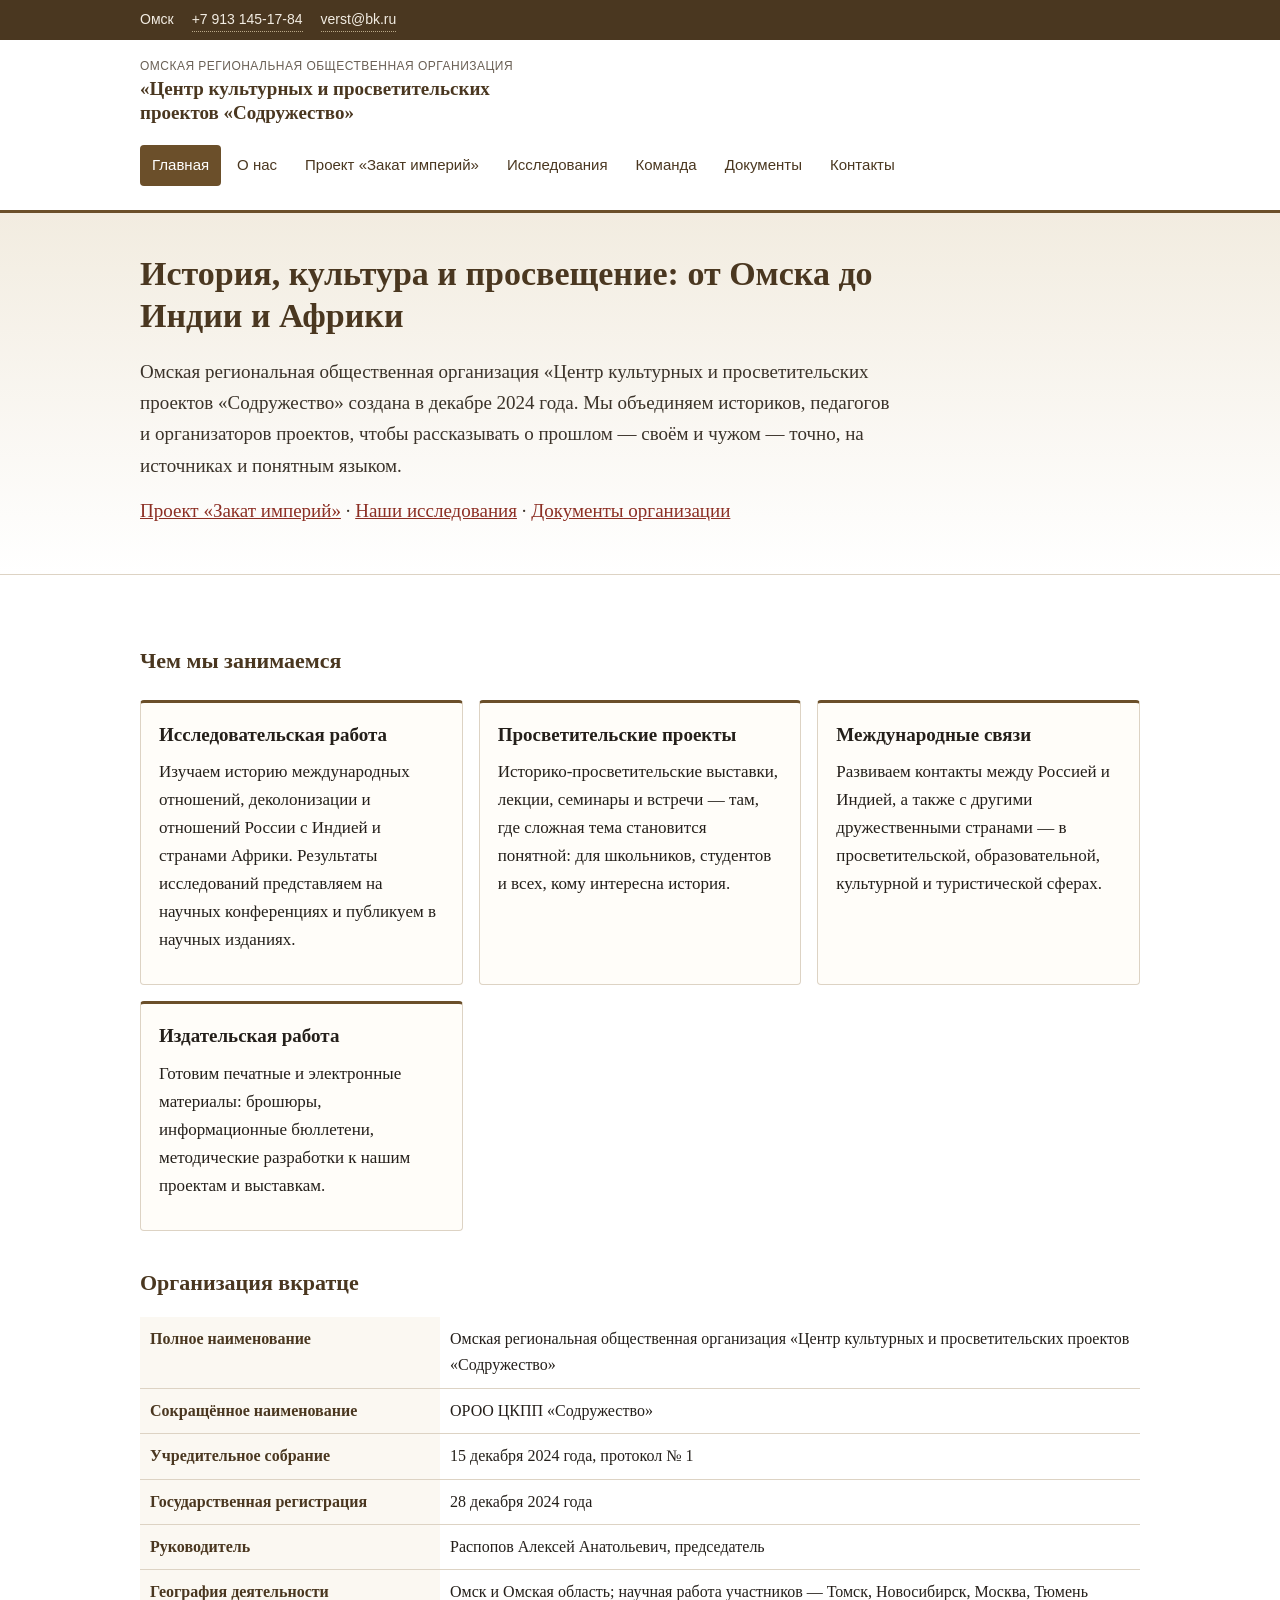
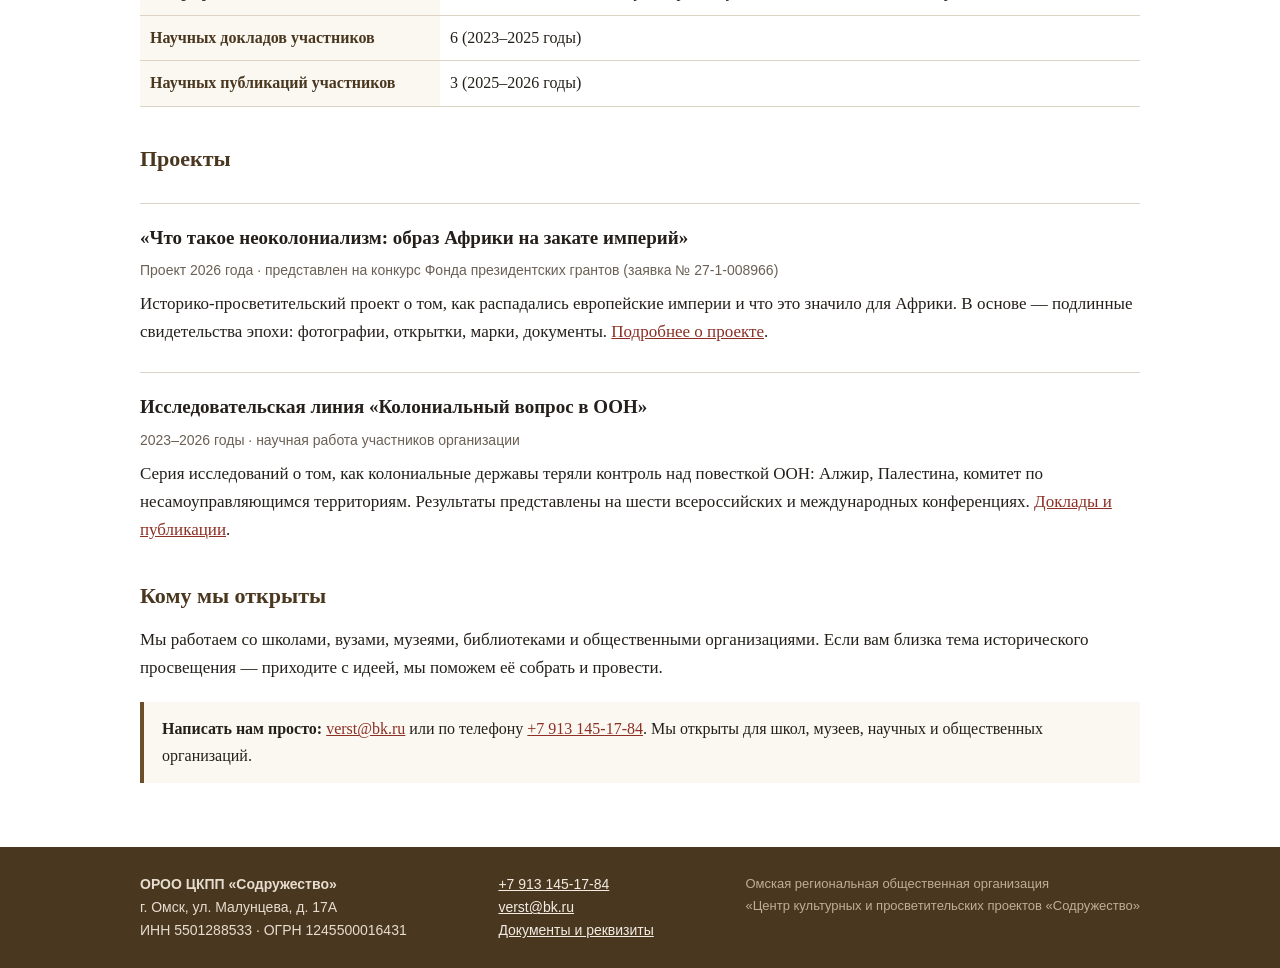
<file: index.html>
<!DOCTYPE html>
<html lang="ru">
<head>
<meta charset="utf-8">
<meta name="viewport" content="width=device-width, initial-scale=1">
<title>ОРОО «ЦКПП Содружество» — Центр культурных и просветительских проектов, Омск</title>
<meta name="description" content="Омская региональная общественная организация «Центр культурных и просветительских проектов Содружество»: историческое просвещение, исследовательская работа, культурные проекты и международные связи. Омск, с 2024 года.">
<meta name="keywords" content="ЦКПП Содружество Омск, центр культурных и просветительских проектов, историческое просвещение Омск, Закат империй, деколонизация, история Африки, общественная организация Омск">
<meta property="og:title" content="ОРОО «ЦКПП Содружество» — историческое просвещение и культурные проекты">
<meta property="og:description" content="Исследовательская работа, просветительские проекты и международные связи: история России, Индии и стран Африки.">
<meta property="og:type" content="website">
<link rel="stylesheet" href="style.css">
</head>
<body>

<div class="top">
  <div class="wrap">
    <span>Омск</span>
    <a href="tel:+79131451784">+7 913 145-17-84</a>
    <a href="mailto:verst@bk.ru">verst@bk.ru</a>
  </div>
</div>

<header class="site">
  <div class="wrap">
    <div class="brand">
      <span class="legal">Омская региональная общественная организация</span>
      <b>«Центр культурных и просветительских проектов «Содружество»</b>
    </div>
    <nav class="main">
      <ul>
        <li><a href="index.html" aria-current="page">Главная</a></li>
        <li><a href="o-nas.html">О нас</a></li>
        <li><a href="proekt-zakat-imperiy.html">Проект «Закат империй»</a></li>
        <li><a href="issledovaniya.html">Исследования</a></li>
        <li><a href="komanda.html">Команда</a></li>
        <li><a href="dokumenty.html">Документы</a></li>
        <li><a href="kontakty.html">Контакты</a></li>
      </ul>
    </nav>
  </div>
</header>

<section class="hero">
  <div class="wrap">
    <h1>История, культура и просвещение: от Омска до Индии и Африки</h1>
    <p class="lead">Омская региональная общественная организация «Центр культурных и просветительских проектов «Содружество» создана в декабре 2024 года. Мы объединяем историков, педагогов и организаторов проектов, чтобы рассказывать о прошлом — своём и чужом — точно, на источниках и понятным языком.</p>
    <p><a href="proekt-zakat-imperiy.html">Проект «Закат империй»</a> · <a href="issledovaniya.html">Наши исследования</a> · <a href="dokumenty.html">Документы организации</a></p>
  </div>
</section>

<main>
  <div class="wrap">

    <h2>Чем мы занимаемся</h2>
    <div class="cards">
      <div class="card">
        <h3>Исследовательская работа</h3>
        <p>Изучаем историю международных отношений, деколонизации и отношений России с Индией и странами Африки. Результаты исследований представляем на научных конференциях и публикуем в научных изданиях.</p>
      </div>
      <div class="card">
        <h3>Просветительские проекты</h3>
        <p>Историко-просветительские выставки, лекции, семинары и встречи — там, где сложная тема становится понятной: для школьников, студентов и всех, кому интересна история.</p>
      </div>
      <div class="card">
        <h3>Международные связи</h3>
        <p>Развиваем контакты между Россией и Индией, а также с другими дружественными странами — в просветительской, образовательной, культурной и туристической сферах.</p>
      </div>
      <div class="card">
        <h3>Издательская работа</h3>
        <p>Готовим печатные и электронные материалы: брошюры, информационные бюллетени, методические разработки к нашим проектам и выставкам.</p>
      </div>
    </div>

    <h2>Организация вкратце</h2>
    <table class="facts">
      <tr><th>Полное наименование</th><td>Омская региональная общественная организация «Центр культурных и просветительских проектов «Содружество»</td></tr>
      <tr><th>Сокращённое наименование</th><td>ОРОО ЦКПП «Содружество»</td></tr>
      <tr><th>Учредительное собрание</th><td>15 декабря 2024 года, протокол № 1</td></tr>
      <tr><th>Государственная регистрация</th><td>28 декабря 2024 года</td></tr>
      <tr><th>Руководитель</th><td>Распопов Алексей Анатольевич, председатель</td></tr>
      <tr><th>География деятельности</th><td>Омск и Омская область; научная работа участников — Томск, Новосибирск, Москва, Тюмень</td></tr>
      <tr><th>Научных докладов участников</th><td>6 (2023–2025 годы)</td></tr>
      <tr><th>Научных публикаций участников</th><td>3 (2025–2026 годы)</td></tr>
    </table>

    <h2>Проекты</h2>

    <div class="project">
      <h3>«Что такое неоколониализм: образ Африки на закате империй»</h3>
      <div class="meta">Проект 2026 года · представлен на конкурс Фонда президентских грантов (заявка № 27-1-008966)</div>
      <p>Историко-просветительский проект о том, как распадались европейские империи и что это значило для Африки. В основе — подлинные свидетельства эпохи: фотографии, открытки, марки, документы. <a href="proekt-zakat-imperiy.html">Подробнее о проекте</a>.</p>
    </div>

    <div class="project">
      <h3>Исследовательская линия «Колониальный вопрос в ООН»</h3>
      <div class="meta">2023–2026 годы · научная работа участников организации</div>
      <p>Серия исследований о том, как колониальные державы теряли контроль над повесткой ООН: Алжир, Палестина, комитет по несамоуправляющимся территориям. Результаты представлены на шести всероссийских и международных конференциях. <a href="issledovaniya.html">Доклады и публикации</a>.</p>
    </div>

    <h2>Кому мы открыты</h2>
    <p>Мы работаем со школами, вузами, музеями, библиотеками и общественными организациями. Если вам близка тема исторического просвещения — приходите с идеей, мы поможем её собрать и провести.</p>

    <div class="note">
      <b>Написать нам просто:</b> <a href="mailto:verst@bk.ru">verst@bk.ru</a> или по телефону
      <a href="tel:+79131451784">+7 913 145-17-84</a>. Мы открыты для школ, музеев, научных
      и общественных организаций.
    </div>

  </div>
</main>

<footer class="site">
  <div class="wrap">
    <div>
      <b>ОРОО ЦКПП «Содружество»</b><br>
      г. Омск, ул. Малунцева, д. 17А<br>
      ИНН 5501288533 · ОГРН 1245500016431
    </div>
    <div>
      <a href="tel:+79131451784">+7 913 145-17-84</a><br>
      <a href="mailto:verst@bk.ru">verst@bk.ru</a><br>
      <a href="dokumenty.html">Документы и реквизиты</a>
    </div>
    <div class="small">
      Омская региональная общественная организация<br>
      «Центр культурных и просветительских проектов «Содружество»
    </div>
  </div>
</footer>

</body>
</html>
</file>
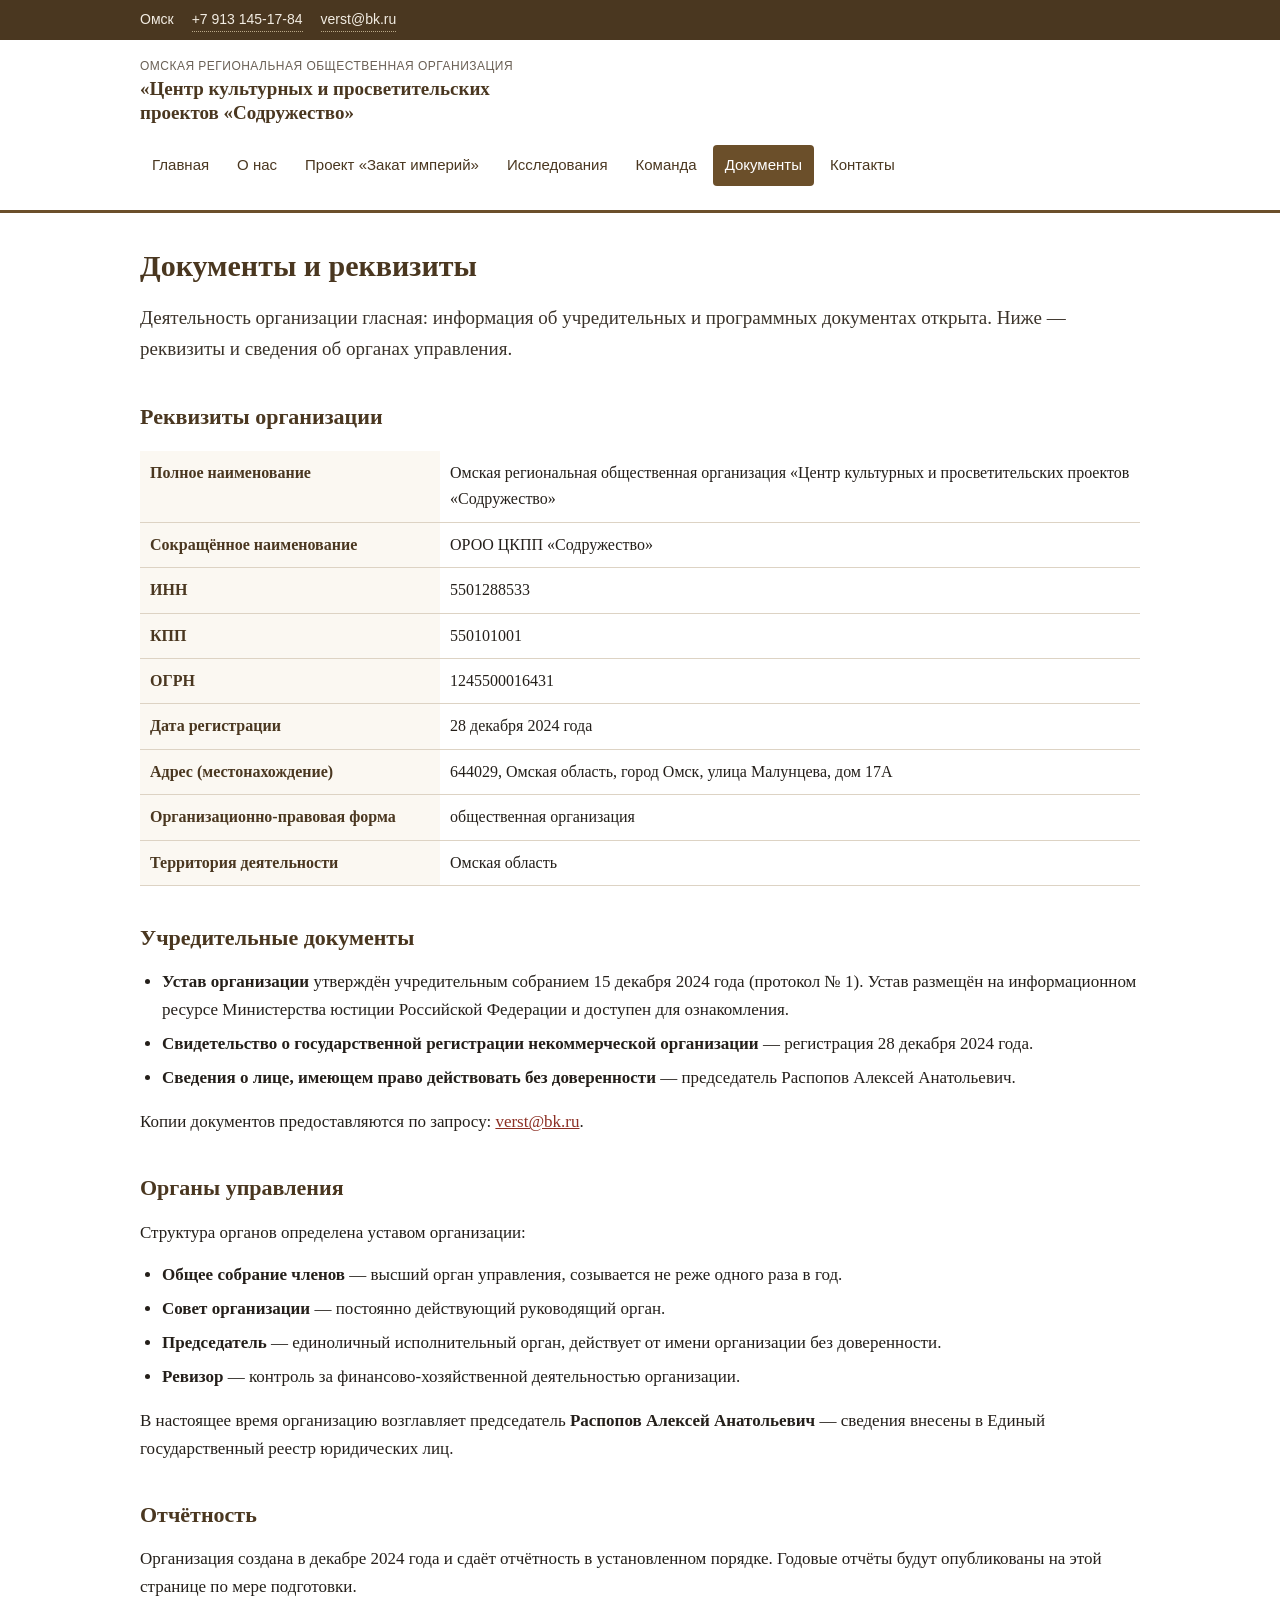
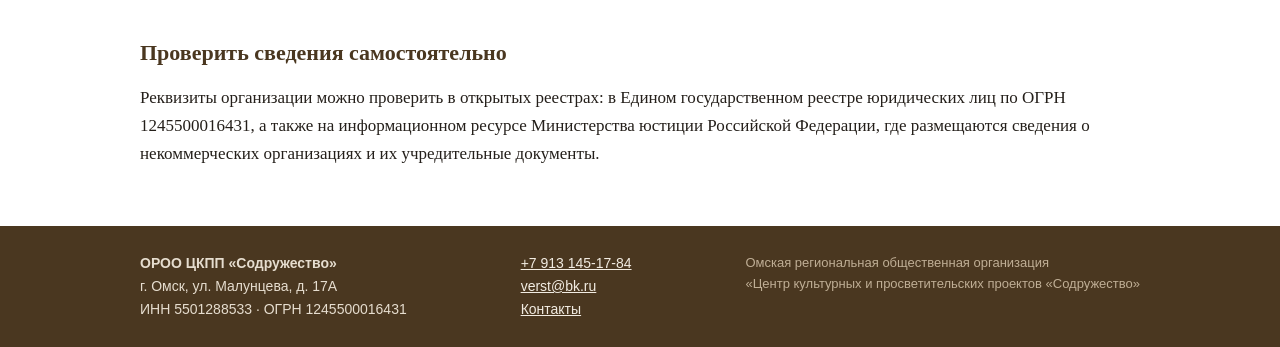
<file: dokumenty.html>
<!DOCTYPE html>
<html lang="ru">
<head>
<meta charset="utf-8">
<meta name="viewport" content="width=device-width, initial-scale=1">
<title>Документы и реквизиты — ОРОО «ЦКПП Содружество»</title>
<meta name="description" content="Учредительные документы, органы управления и реквизиты ОРОО «Центр культурных и просветительских проектов Содружество»: ИНН 5501288533, ОГРН 1245500016431, Омск.">
<meta property="og:title" content="Документы и реквизиты — ОРОО «ЦКПП Содружество»">
<meta property="og:description" content="Устав, органы управления, реквизиты организации.">
<meta property="og:type" content="website">
<link rel="stylesheet" href="style.css">
</head>
<body>

<div class="top">
  <div class="wrap">
    <span>Омск</span>
    <a href="tel:+79131451784">+7 913 145-17-84</a>
    <a href="mailto:verst@bk.ru">verst@bk.ru</a>
  </div>
</div>

<header class="site">
  <div class="wrap">
    <div class="brand">
      <span class="legal">Омская региональная общественная организация</span>
      <b>«Центр культурных и просветительских проектов «Содружество»</b>
    </div>
    <nav class="main">
      <ul>
        <li><a href="index.html">Главная</a></li>
        <li><a href="o-nas.html">О нас</a></li>
        <li><a href="proekt-zakat-imperiy.html">Проект «Закат империй»</a></li>
        <li><a href="issledovaniya.html">Исследования</a></li>
        <li><a href="komanda.html">Команда</a></li>
        <li><a href="dokumenty.html" aria-current="page">Документы</a></li>
        <li><a href="kontakty.html">Контакты</a></li>
      </ul>
    </nav>
  </div>
</header>

<main>
  <div class="wrap">

    <h1>Документы и реквизиты</h1>
    <p class="lead">Деятельность организации гласная: информация об учредительных и программных
    документах открыта. Ниже — реквизиты и сведения об органах управления.</p>

    <h2>Реквизиты организации</h2>
    <table class="facts">
      <tr><th>Полное наименование</th><td>Омская региональная общественная организация «Центр культурных и просветительских проектов «Содружество»</td></tr>
      <tr><th>Сокращённое наименование</th><td>ОРОО ЦКПП «Содружество»</td></tr>
      <tr><th>ИНН</th><td>5501288533</td></tr>
      <tr><th>КПП</th><td>550101001</td></tr>
      <tr><th>ОГРН</th><td>1245500016431</td></tr>
      <tr><th>Дата регистрации</th><td>28 декабря 2024 года</td></tr>
      <tr><th>Адрес (местонахождение)</th><td>644029, Омская область, город Омск, улица Малунцева, дом 17А</td></tr>
      <tr><th>Организационно-правовая форма</th><td>общественная организация</td></tr>
      <tr><th>Территория деятельности</th><td>Омская область</td></tr>
    </table>

    <h2>Учредительные документы</h2>
    <ul>
      <li><b>Устав организации</b> утверждён учредительным собранием 15 декабря 2024 года
      (протокол № 1). Устав размещён на информационном ресурсе Министерства юстиции Российской
      Федерации и доступен для ознакомления.</li>
      <li><b>Свидетельство о государственной регистрации некоммерческой организации</b> —
      регистрация 28 декабря 2024 года.</li>
      <li><b>Сведения о лице, имеющем право действовать без доверенности</b> — председатель
      Распопов Алексей Анатольевич.</li>
    </ul>
    <p>Копии документов предоставляются по запросу: <a href="mailto:verst@bk.ru">verst@bk.ru</a>.</p>

    <h2>Органы управления</h2>
    <p>Структура органов определена уставом организации:</p>
    <ul>
      <li><b>Общее собрание членов</b> — высший орган управления, созывается не реже одного раза в год.</li>
      <li><b>Совет организации</b> — постоянно действующий руководящий орган.</li>
      <li><b>Председатель</b> — единоличный исполнительный орган, действует от имени организации
      без доверенности.</li>
      <li><b>Ревизор</b> — контроль за финансово-хозяйственной деятельностью организации.</li>
    </ul>
    <p>В настоящее время организацию возглавляет председатель
    <b>Распопов Алексей Анатольевич</b> — сведения внесены в Единый государственный реестр
    юридических лиц.</p>

    <h2>Отчётность</h2>
    <p>Организация создана в декабре 2024 года и сдаёт отчётность в установленном порядке.
    Годовые отчёты будут опубликованы на этой странице по мере подготовки.</p>

    <h2>Проверить сведения самостоятельно</h2>
    <p>Реквизиты организации можно проверить в открытых реестрах: в Едином государственном
    реестре юридических лиц по ОГРН 1245500016431, а также на информационном ресурсе
    Министерства юстиции Российской Федерации, где размещаются сведения о некоммерческих
    организациях и их учредительные документы.</p>

  </div>
</main>

<footer class="site">
  <div class="wrap">
    <div>
      <b>ОРОО ЦКПП «Содружество»</b><br>
      г. Омск, ул. Малунцева, д. 17А<br>
      ИНН 5501288533 · ОГРН 1245500016431
    </div>
    <div>
      <a href="tel:+79131451784">+7 913 145-17-84</a><br>
      <a href="mailto:verst@bk.ru">verst@bk.ru</a><br>
      <a href="kontakty.html">Контакты</a>
    </div>
    <div class="small">
      Омская региональная общественная организация<br>
      «Центр культурных и просветительских проектов «Содружество»
    </div>
  </div>
</footer>

</body>
</html>
</file>
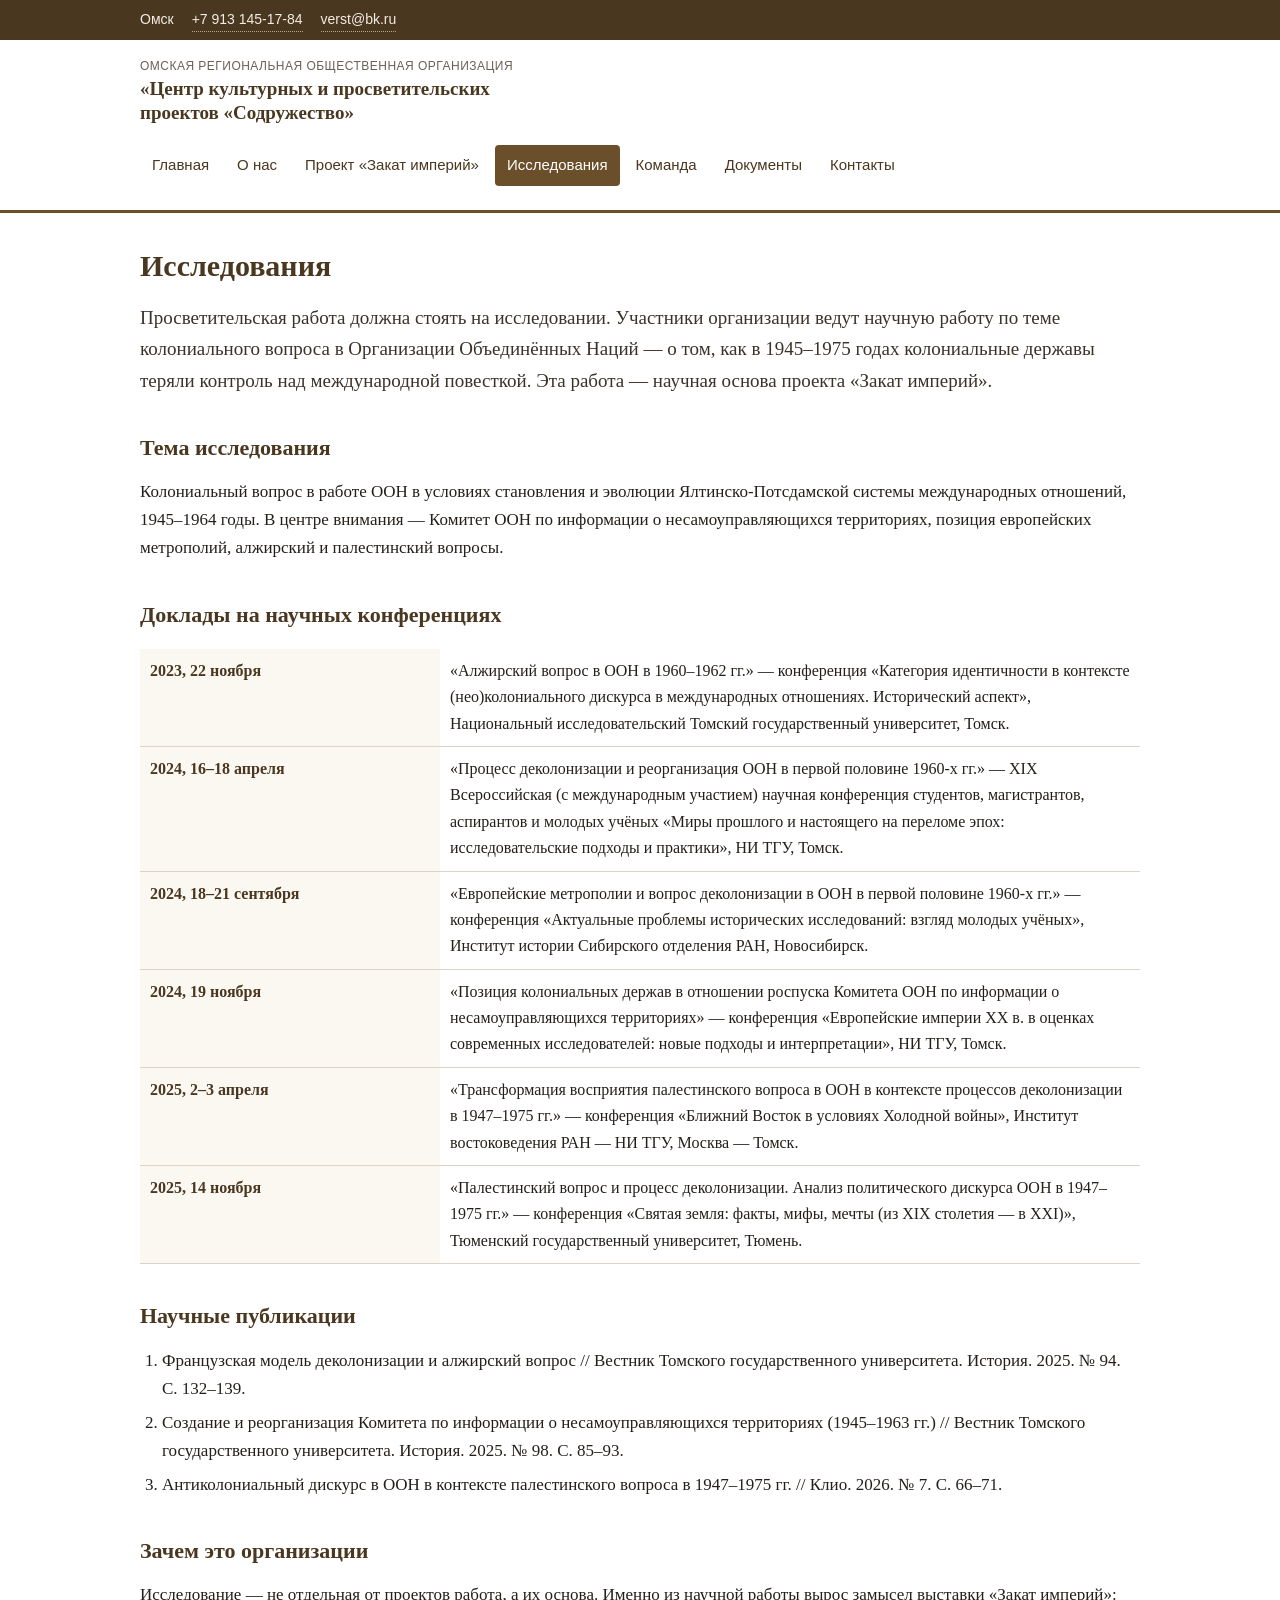
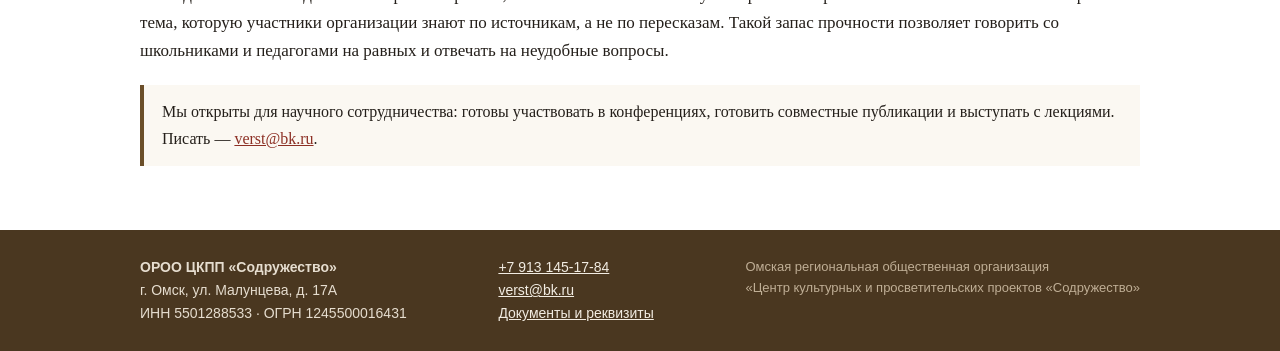
<file: issledovaniya.html>
<!DOCTYPE html>
<html lang="ru">
<head>
<meta charset="utf-8">
<meta name="viewport" content="width=device-width, initial-scale=1">
<title>Исследования — ОРОО «ЦКПП Содружество»</title>
<meta name="description" content="Исследовательская работа участников ОРОО «ЦКПП Содружество» по теме колониального вопроса в ООН: доклады на научных конференциях в Томске, Новосибирске, Москве и Тюмени, публикации в научных изданиях.">
<meta property="og:title" content="Исследования — колониальный вопрос в ООН">
<meta property="og:description" content="Шесть докладов на всероссийских и международных конференциях, три научные публикации, диссертационное исследование.">
<meta property="og:type" content="website">
<link rel="stylesheet" href="style.css">
</head>
<body>

<div class="top">
  <div class="wrap">
    <span>Омск</span>
    <a href="tel:+79131451784">+7 913 145-17-84</a>
    <a href="mailto:verst@bk.ru">verst@bk.ru</a>
  </div>
</div>

<header class="site">
  <div class="wrap">
    <div class="brand">
      <span class="legal">Омская региональная общественная организация</span>
      <b>«Центр культурных и просветительских проектов «Содружество»</b>
    </div>
    <nav class="main">
      <ul>
        <li><a href="index.html">Главная</a></li>
        <li><a href="o-nas.html">О нас</a></li>
        <li><a href="proekt-zakat-imperiy.html">Проект «Закат империй»</a></li>
        <li><a href="issledovaniya.html" aria-current="page">Исследования</a></li>
        <li><a href="komanda.html">Команда</a></li>
        <li><a href="dokumenty.html">Документы</a></li>
        <li><a href="kontakty.html">Контакты</a></li>
      </ul>
    </nav>
  </div>
</header>

<main>
  <div class="wrap">

    <h1>Исследования</h1>
    <p class="lead">Просветительская работа должна стоять на исследовании. Участники организации
    ведут научную работу по теме колониального вопроса в Организации Объединённых Наций —
    о том, как в 1945–1975 годах колониальные державы теряли контроль над международной повесткой.
    Эта работа — научная основа проекта «Закат империй».</p>

    <h2>Тема исследования</h2>
    <p>Колониальный вопрос в работе ООН в условиях становления и эволюции Ялтинско-Потсдамской
    системы международных отношений, 1945–1964 годы. В центре внимания — Комитет ООН
    по информации о несамоуправляющихся территориях, позиция европейских метрополий,
    алжирский и палестинский вопросы.</p>

    <h2>Доклады на научных конференциях</h2>
    <table class="facts">
      <tr>
        <th>2023, 22 ноября</th>
        <td>«Алжирский вопрос в ООН в 1960–1962 гг.» — конференция «Категория идентичности
        в контексте (нео)колониального дискурса в международных отношениях. Исторический аспект»,
        Национальный исследовательский Томский государственный университет, Томск.</td>
      </tr>
      <tr>
        <th>2024, 16–18 апреля</th>
        <td>«Процесс деколонизации и реорганизация ООН в первой половине 1960-х гг.» —
        XIX Всероссийская (с международным участием) научная конференция студентов, магистрантов,
        аспирантов и молодых учёных «Миры прошлого и настоящего на переломе эпох: исследовательские
        подходы и практики», НИ ТГУ, Томск.</td>
      </tr>
      <tr>
        <th>2024, 18–21 сентября</th>
        <td>«Европейские метрополии и вопрос деколонизации в ООН в первой половине 1960-х гг.» —
        конференция «Актуальные проблемы исторических исследований: взгляд молодых учёных»,
        Институт истории Сибирского отделения РАН, Новосибирск.</td>
      </tr>
      <tr>
        <th>2024, 19 ноября</th>
        <td>«Позиция колониальных держав в отношении роспуска Комитета ООН по информации
        о несамоуправляющихся территориях» — конференция «Европейские империи XX в. в оценках
        современных исследователей: новые подходы и интерпретации», НИ ТГУ, Томск.</td>
      </tr>
      <tr>
        <th>2025, 2–3 апреля</th>
        <td>«Трансформация восприятия палестинского вопроса в ООН в контексте процессов
        деколонизации в 1947–1975 гг.» — конференция «Ближний Восток в условиях Холодной войны»,
        Институт востоковедения РАН — НИ ТГУ, Москва — Томск.</td>
      </tr>
      <tr>
        <th>2025, 14 ноября</th>
        <td>«Палестинский вопрос и процесс деколонизации. Анализ политического дискурса ООН
        в 1947–1975 гг.» — конференция «Святая земля: факты, мифы, мечты (из XIX столетия — в XXI)»,
        Тюменский государственный университет, Тюмень.</td>
      </tr>
    </table>

    <h2>Научные публикации</h2>
    <ol>
      <li>Французская модель деколонизации и алжирский вопрос // Вестник Томского государственного
      университета. История. 2025. № 94. С. 132–139.</li>
      <li>Создание и реорганизация Комитета по информации о несамоуправляющихся территориях
      (1945–1963 гг.) // Вестник Томского государственного университета. История. 2025. № 98. С. 85–93.</li>
      <li>Антиколониальный дискурс в ООН в контексте палестинского вопроса в 1947–1975 гг. //
      Клио. 2026. № 7. С. 66–71.</li>
    </ol>

    <h2>Зачем это организации</h2>
    <p>Исследование — не отдельная от проектов работа, а их основа. Именно из научной работы
    вырос замысел выставки «Закат империй»: тема, которую участники организации знают
    по источникам, а не по пересказам. Такой запас прочности позволяет говорить со школьниками
    и педагогами на равных и отвечать на неудобные вопросы.</p>

    <div class="note">
      Мы открыты для научного сотрудничества: готовы участвовать в конференциях, готовить
      совместные публикации и выступать с лекциями. Писать — <a href="mailto:verst@bk.ru">verst@bk.ru</a>.
    </div>

  </div>
</main>

<footer class="site">
  <div class="wrap">
    <div>
      <b>ОРОО ЦКПП «Содружество»</b><br>
      г. Омск, ул. Малунцева, д. 17А<br>
      ИНН 5501288533 · ОГРН 1245500016431
    </div>
    <div>
      <a href="tel:+79131451784">+7 913 145-17-84</a><br>
      <a href="mailto:verst@bk.ru">verst@bk.ru</a><br>
      <a href="dokumenty.html">Документы и реквизиты</a>
    </div>
    <div class="small">
      Омская региональная общественная организация<br>
      «Центр культурных и просветительских проектов «Содружество»
    </div>
  </div>
</footer>

</body>
</html>
</file>
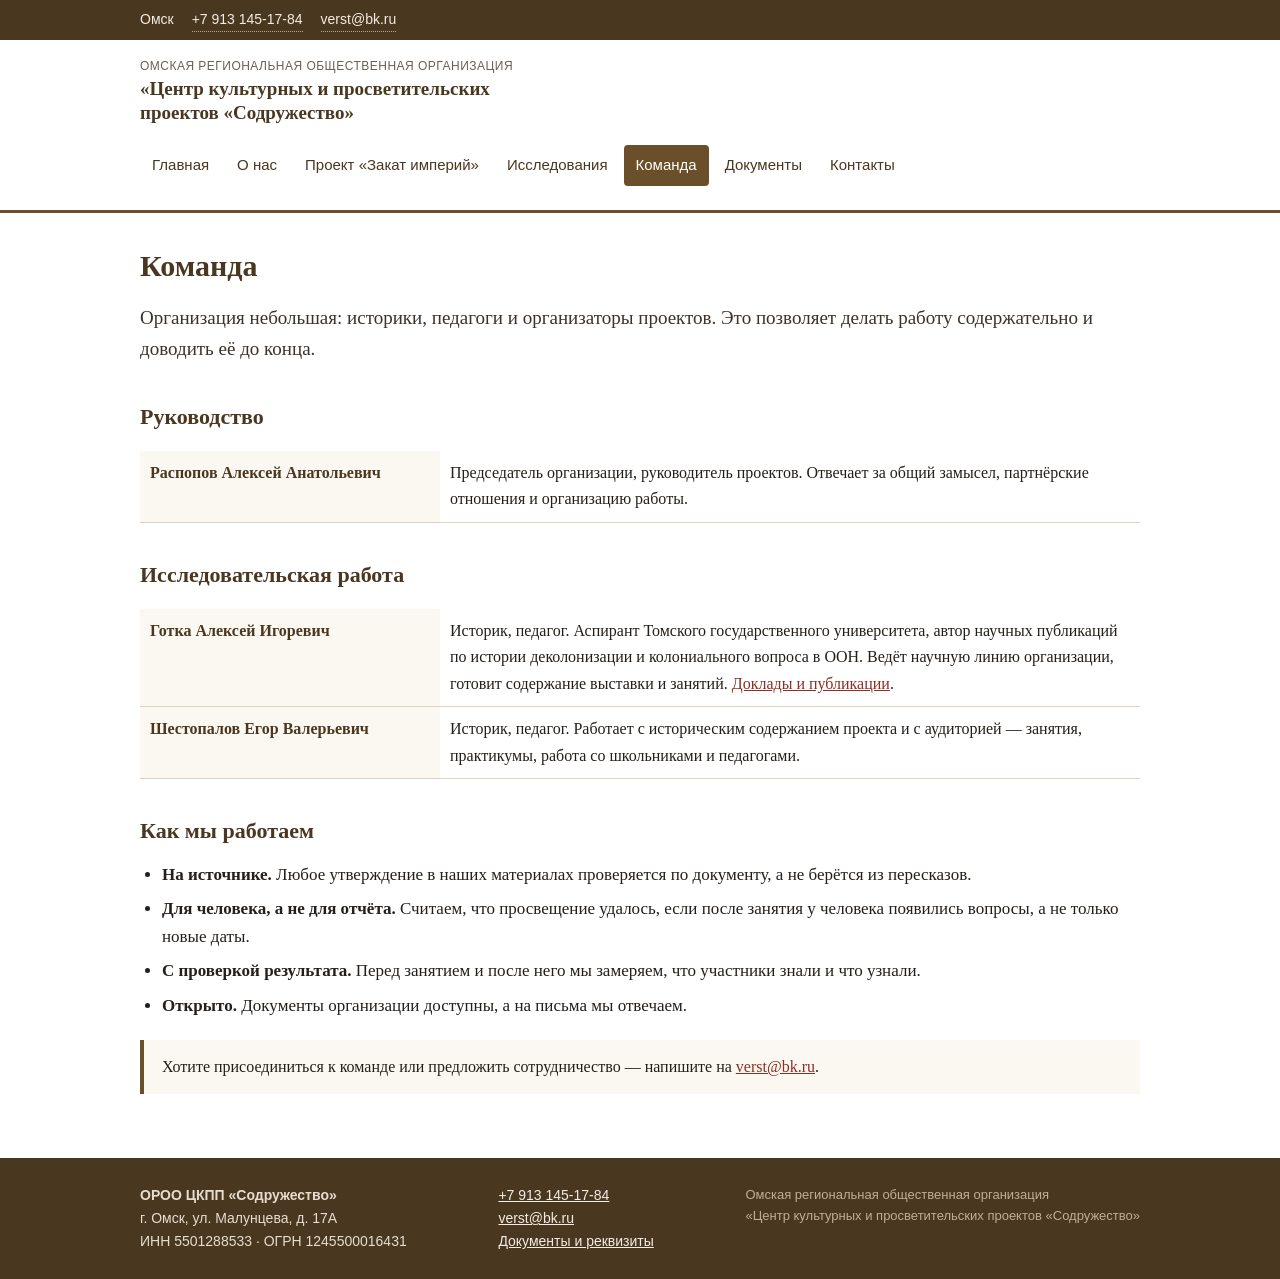
<file: komanda.html>
<!DOCTYPE html>
<html lang="ru">
<head>
<meta charset="utf-8">
<meta name="viewport" content="width=device-width, initial-scale=1">
<title>Команда — ОРОО «ЦКПП Содружество»</title>
<meta name="description" content="Команда ОРОО «ЦКПП Содружество»: председатель Алексей Распопов, историки и педагоги, организаторы проектов. Омск.">
<meta property="og:title" content="Команда — ОРОО «ЦКПП Содружество»">
<meta property="og:description" content="Кто ведёт проекты и исследования организации.">
<meta property="og:type" content="website">
<link rel="stylesheet" href="style.css">
</head>
<body>

<div class="top">
  <div class="wrap">
    <span>Омск</span>
    <a href="tel:+79131451784">+7 913 145-17-84</a>
    <a href="mailto:verst@bk.ru">verst@bk.ru</a>
  </div>
</div>

<header class="site">
  <div class="wrap">
    <div class="brand">
      <span class="legal">Омская региональная общественная организация</span>
      <b>«Центр культурных и просветительских проектов «Содружество»</b>
    </div>
    <nav class="main">
      <ul>
        <li><a href="index.html">Главная</a></li>
        <li><a href="o-nas.html">О нас</a></li>
        <li><a href="proekt-zakat-imperiy.html">Проект «Закат империй»</a></li>
        <li><a href="issledovaniya.html">Исследования</a></li>
        <li><a href="komanda.html" aria-current="page">Команда</a></li>
        <li><a href="dokumenty.html">Документы</a></li>
        <li><a href="kontakty.html">Контакты</a></li>
      </ul>
    </nav>
  </div>
</header>

<main>
  <div class="wrap">

    <h1>Команда</h1>
    <p class="lead">Организация небольшая: историки, педагоги и организаторы проектов.
    Это позволяет делать работу содержательно и доводить её до конца.</p>

    <h2>Руководство</h2>
    <table class="facts">
      <tr><th>Распопов Алексей Анатольевич</th>
      <td>Председатель организации, руководитель проектов. Отвечает за общий замысел,
      партнёрские отношения и организацию работы.</td></tr>
    </table>

    <h2>Исследовательская работа</h2>
    <table class="facts">
      <tr><th>Готка Алексей Игоревич</th>
      <td>Историк, педагог. Аспирант Томского государственного университета, автор научных
      публикаций по истории деколонизации и колониального вопроса в ООН. Ведёт научную линию
      организации, готовит содержание выставки и занятий.
      <a href="issledovaniya.html">Доклады и публикации</a>.</td></tr>
      <tr><th>Шестопалов Егор Валерьевич</th>
      <td>Историк, педагог. Работает с историческим содержанием проекта и с аудиторией —
      занятия, практикумы, работа со школьниками и педагогами.</td></tr>
    </table>

    <h2>Как мы работаем</h2>
    <ul>
      <li><b>На источнике.</b> Любое утверждение в наших материалах проверяется по документу,
      а не берётся из пересказов.</li>
      <li><b>Для человека, а не для отчёта.</b> Считаем, что просвещение удалось, если после
      занятия у человека появились вопросы, а не только новые даты.</li>
      <li><b>С проверкой результата.</b> Перед занятием и после него мы замеряем, что участники
      знали и что узнали.</li>
      <li><b>Открыто.</b> Документы организации доступны, а на письма мы отвечаем.</li>
    </ul>

    <div class="note">
      Хотите присоединиться к команде или предложить сотрудничество —
      напишите на <a href="mailto:verst@bk.ru">verst@bk.ru</a>.
    </div>

  </div>
</main>

<footer class="site">
  <div class="wrap">
    <div>
      <b>ОРОО ЦКПП «Содружество»</b><br>
      г. Омск, ул. Малунцева, д. 17А<br>
      ИНН 5501288533 · ОГРН 1245500016431
    </div>
    <div>
      <a href="tel:+79131451784">+7 913 145-17-84</a><br>
      <a href="mailto:verst@bk.ru">verst@bk.ru</a><br>
      <a href="dokumenty.html">Документы и реквизиты</a>
    </div>
    <div class="small">
      Омская региональная общественная организация<br>
      «Центр культурных и просветительских проектов «Содружество»
    </div>
  </div>
</footer>

</body>
</html>
</file>
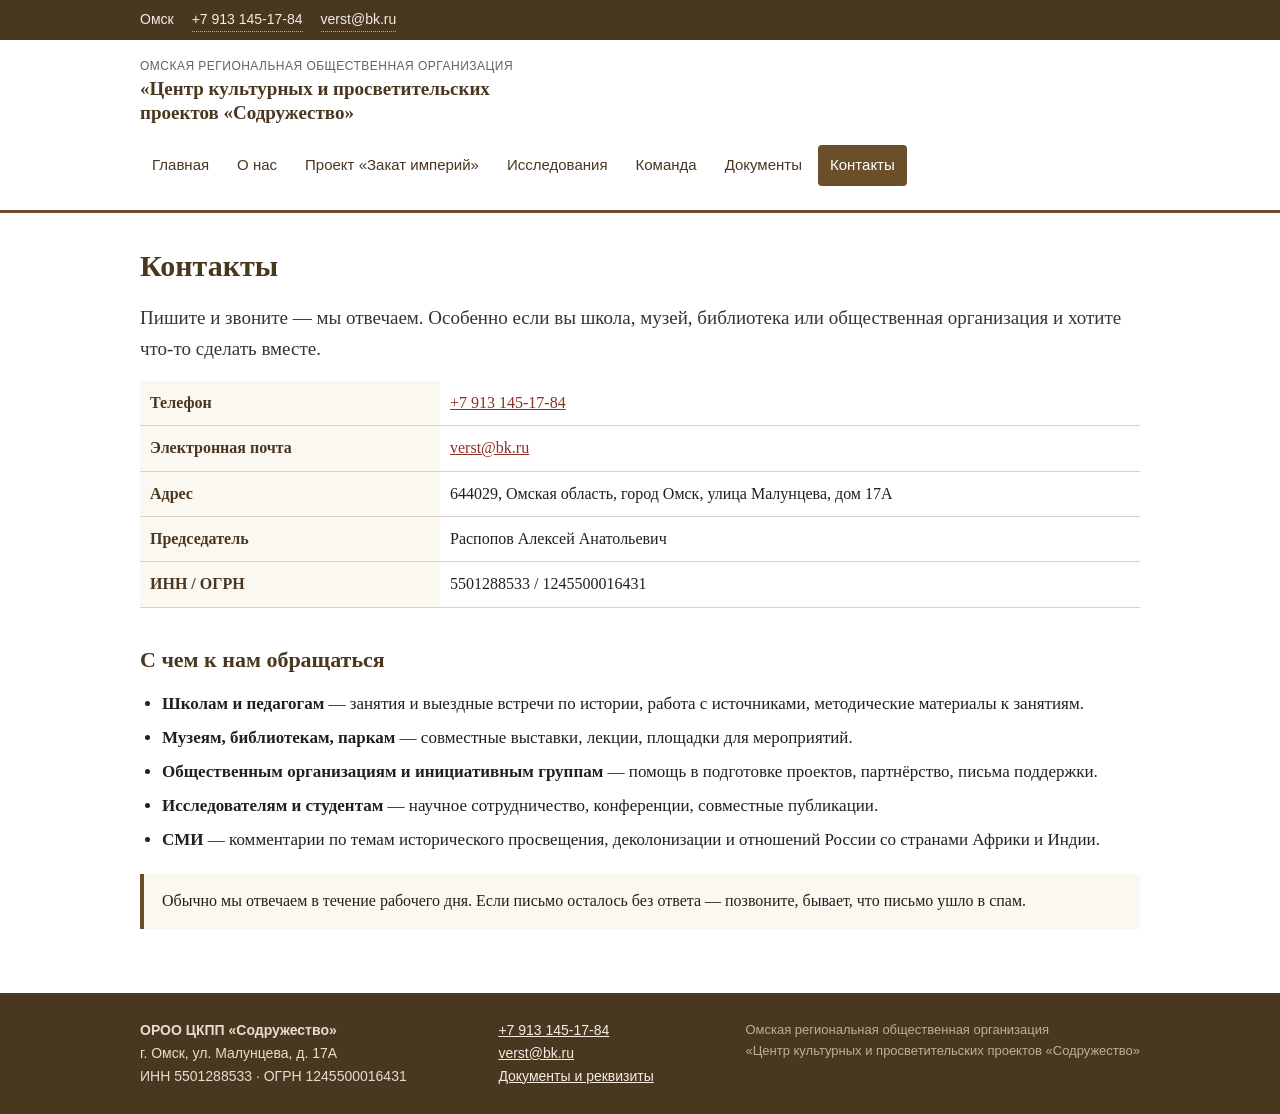
<file: kontakty.html>
<!DOCTYPE html>
<html lang="ru">
<head>
<meta charset="utf-8">
<meta name="viewport" content="width=device-width, initial-scale=1">
<title>Контакты — ОРОО «ЦКПП Содружество», Омск</title>
<meta name="description" content="Контакты ОРОО «Центр культурных и просветительских проектов Содружество»: телефон +7 913 145-17-84, почта verst@bk.ru, Омск, ул. Малунцева, 17А.">
<meta property="og:title" content="Контакты — ОРОО «ЦКПП Содружество»">
<meta property="og:description" content="Как связаться с организацией: телефон, почта, адрес.">
<meta property="og:type" content="website">
<link rel="stylesheet" href="style.css">
</head>
<body>

<div class="top">
  <div class="wrap">
    <span>Омск</span>
    <a href="tel:+79131451784">+7 913 145-17-84</a>
    <a href="mailto:verst@bk.ru">verst@bk.ru</a>
  </div>
</div>

<header class="site">
  <div class="wrap">
    <div class="brand">
      <span class="legal">Омская региональная общественная организация</span>
      <b>«Центр культурных и просветительских проектов «Содружество»</b>
    </div>
    <nav class="main">
      <ul>
        <li><a href="index.html">Главная</a></li>
        <li><a href="o-nas.html">О нас</a></li>
        <li><a href="proekt-zakat-imperiy.html">Проект «Закат империй»</a></li>
        <li><a href="issledovaniya.html">Исследования</a></li>
        <li><a href="komanda.html">Команда</a></li>
        <li><a href="dokumenty.html">Документы</a></li>
        <li><a href="kontakty.html" aria-current="page">Контакты</a></li>
      </ul>
    </nav>
  </div>
</header>

<main>
  <div class="wrap">

    <h1>Контакты</h1>
    <p class="lead">Пишите и звоните — мы отвечаем. Особенно если вы школа, музей, библиотека
    или общественная организация и хотите что-то сделать вместе.</p>

    <table class="facts">
      <tr><th>Телефон</th><td><a href="tel:+79131451784">+7 913 145-17-84</a></td></tr>
      <tr><th>Электронная почта</th><td><a href="mailto:verst@bk.ru">verst@bk.ru</a></td></tr>
      <tr><th>Адрес</th><td>644029, Омская область, город Омск, улица Малунцева, дом 17А</td></tr>
      <tr><th>Председатель</th><td>Распопов Алексей Анатольевич</td></tr>
      <tr><th>ИНН / ОГРН</th><td>5501288533 / 1245500016431</td></tr>
    </table>

    <h2>С чем к нам обращаться</h2>
    <ul>
      <li><b>Школам и педагогам</b> — занятия и выездные встречи по истории, работа с источниками,
      методические материалы к занятиям.</li>
      <li><b>Музеям, библиотекам, паркам</b> — совместные выставки, лекции, площадки для мероприятий.</li>
      <li><b>Общественным организациям и инициативным группам</b> — помощь в подготовке проектов,
      партнёрство, письма поддержки.</li>
      <li><b>Исследователям и студентам</b> — научное сотрудничество, конференции, совместные
      публикации.</li>
      <li><b>СМИ</b> — комментарии по темам исторического просвещения, деколонизации и отношений
      России со странами Африки и Индии.</li>
    </ul>

    <div class="note">
      Обычно мы отвечаем в течение рабочего дня. Если письмо осталось без ответа —
      позвоните, бывает, что письмо ушло в спам.
    </div>

  </div>
</main>

<footer class="site">
  <div class="wrap">
    <div>
      <b>ОРОО ЦКПП «Содружество»</b><br>
      г. Омск, ул. Малунцева, д. 17А<br>
      ИНН 5501288533 · ОГРН 1245500016431
    </div>
    <div>
      <a href="tel:+79131451784">+7 913 145-17-84</a><br>
      <a href="mailto:verst@bk.ru">verst@bk.ru</a><br>
      <a href="dokumenty.html">Документы и реквизиты</a>
    </div>
    <div class="small">
      Омская региональная общественная организация<br>
      «Центр культурных и просветительских проектов «Содружество»
    </div>
  </div>
</footer>

</body>
</html>
</file>
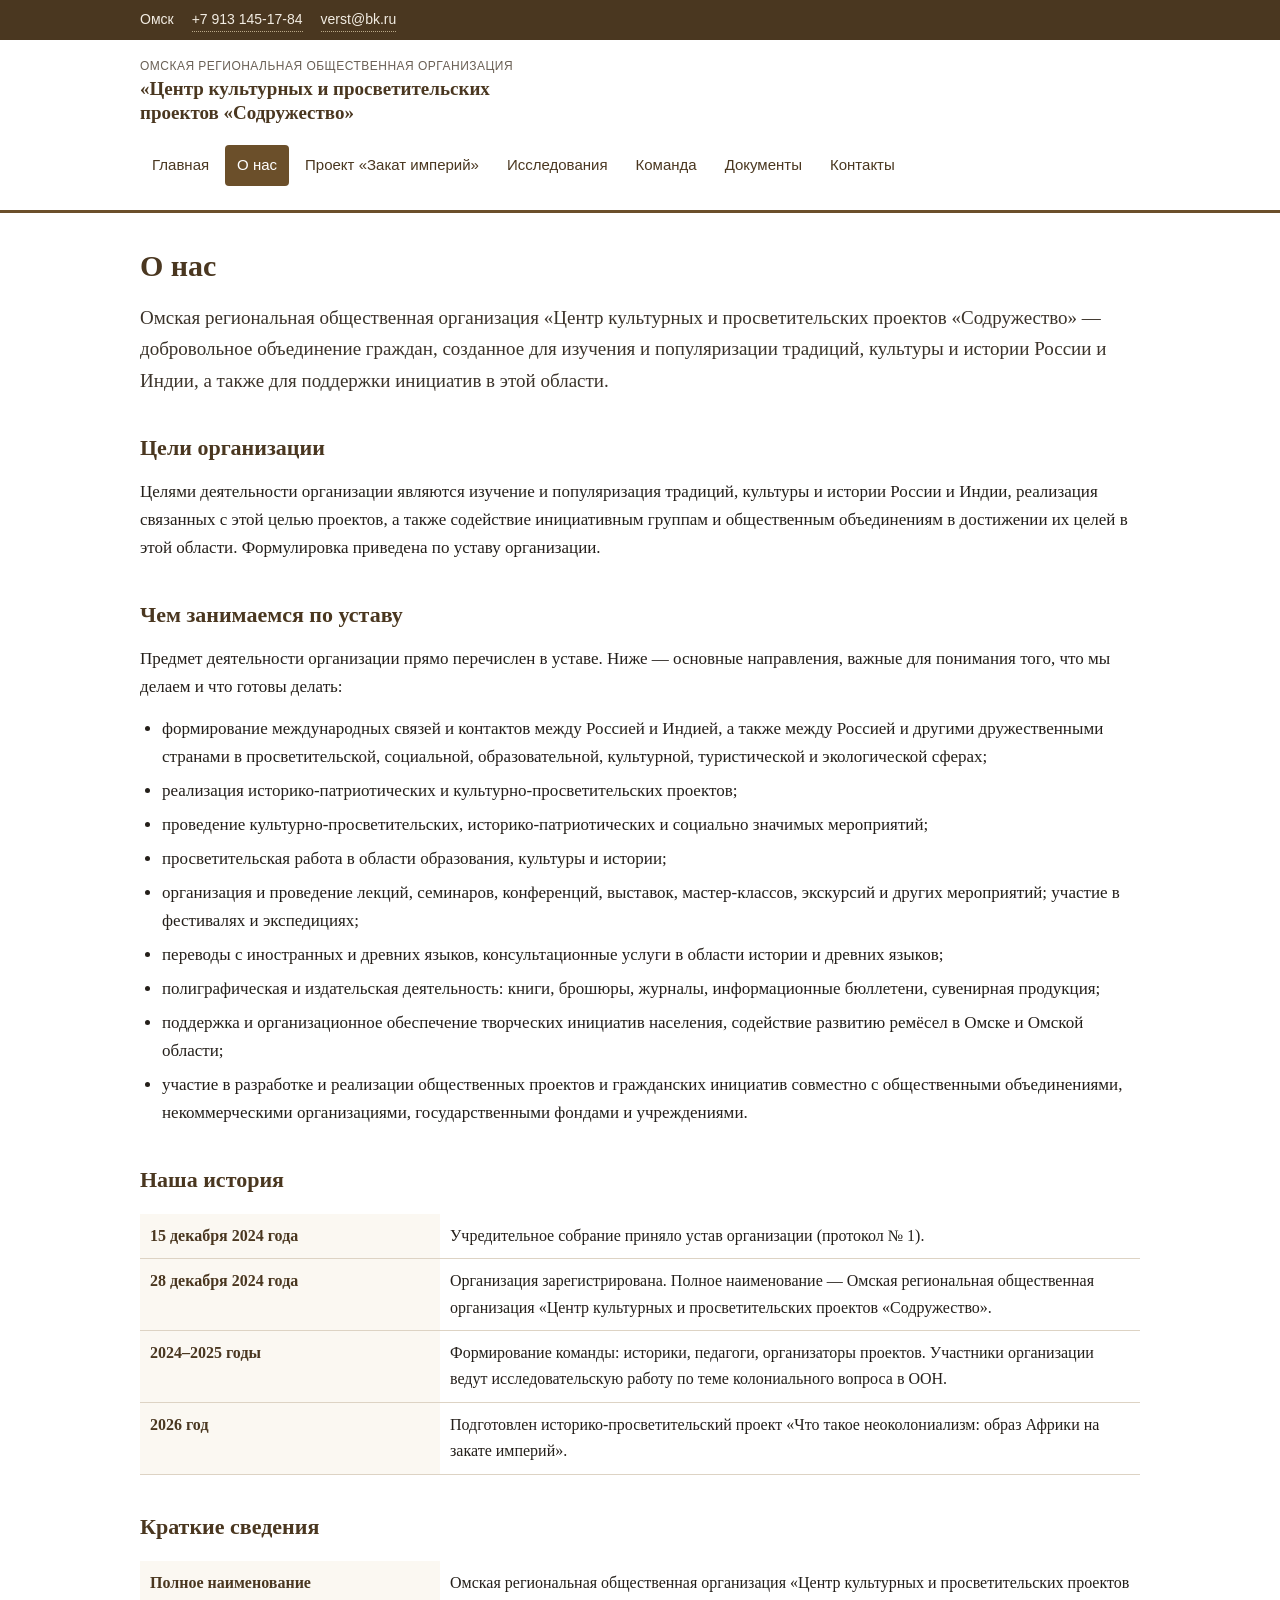
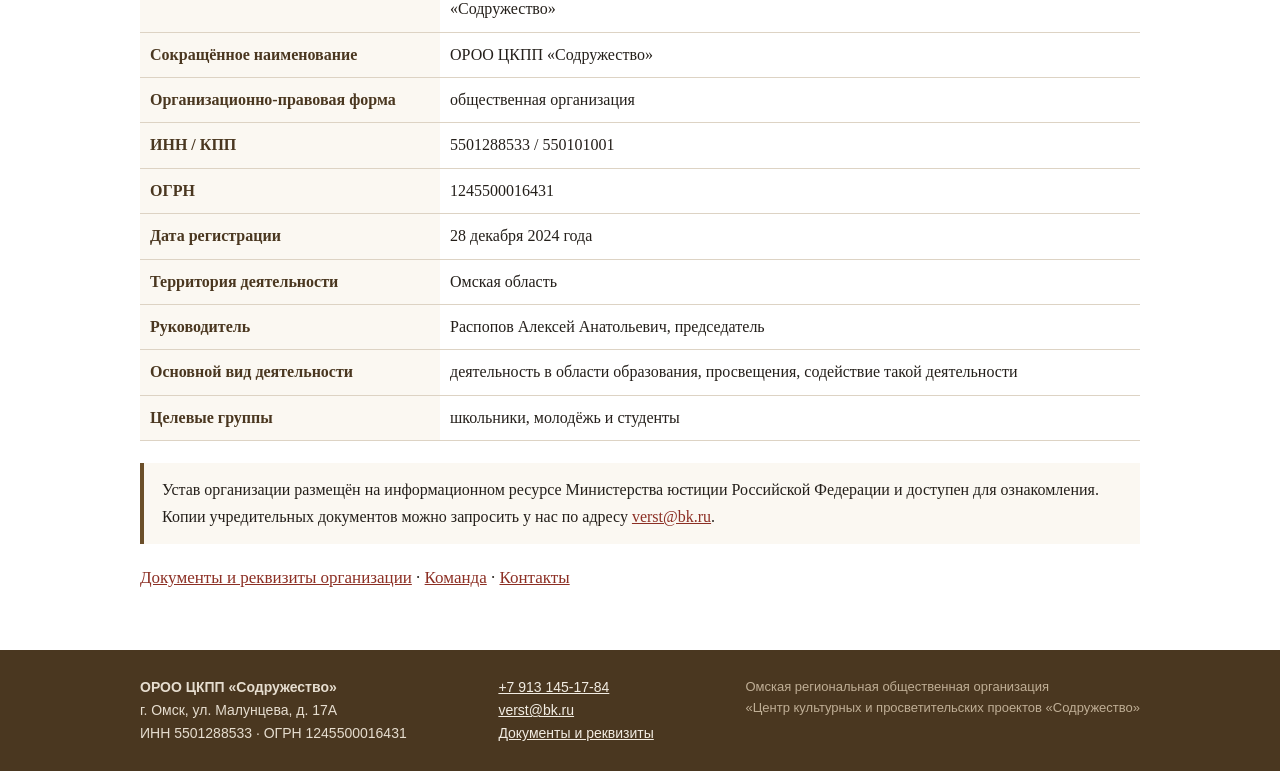
<file: o-nas.html>
<!DOCTYPE html>
<html lang="ru">
<head>
<meta charset="utf-8">
<meta name="viewport" content="width=device-width, initial-scale=1">
<title>О нас — ОРОО «ЦКПП Содружество», Омск</title>
<meta name="description" content="Цели и предмет деятельности ОРОО «Центр культурных и просветительских проектов Содружество»: изучение и популяризация традиций, культуры и истории России и Индии, просветительские проекты, международные связи. Омск, с 2024 года.">
<meta property="og:title" content="О нас — ОРОО «ЦКПП Содружество»">
<meta property="og:description" content="Цели, направления работы и краткие сведения об организации.">
<meta property="og:type" content="website">
<link rel="stylesheet" href="style.css">
</head>
<body>

<div class="top">
  <div class="wrap">
    <span>Омск</span>
    <a href="tel:+79131451784">+7 913 145-17-84</a>
    <a href="mailto:verst@bk.ru">verst@bk.ru</a>
  </div>
</div>

<header class="site">
  <div class="wrap">
    <div class="brand">
      <span class="legal">Омская региональная общественная организация</span>
      <b>«Центр культурных и просветительских проектов «Содружество»</b>
    </div>
    <nav class="main">
      <ul>
        <li><a href="index.html">Главная</a></li>
        <li><a href="o-nas.html" aria-current="page">О нас</a></li>
        <li><a href="proekt-zakat-imperiy.html">Проект «Закат империй»</a></li>
        <li><a href="issledovaniya.html">Исследования</a></li>
        <li><a href="komanda.html">Команда</a></li>
        <li><a href="dokumenty.html">Документы</a></li>
        <li><a href="kontakty.html">Контакты</a></li>
      </ul>
    </nav>
  </div>
</header>

<main>
  <div class="wrap">

    <h1>О нас</h1>

    <p class="lead">Омская региональная общественная организация «Центр культурных и просветительских
    проектов «Содружество» — добровольное объединение граждан, созданное для изучения и популяризации
    традиций, культуры и истории России и Индии, а также для поддержки инициатив в этой области.</p>

    <h2>Цели организации</h2>
    <p>Целями деятельности организации являются изучение и популяризация традиций, культуры и истории
    России и Индии, реализация связанных с этой целью проектов, а также содействие инициативным группам
    и общественным объединениям в достижении их целей в этой области. Формулировка приведена по уставу
    организации.</p>

    <h2>Чем занимаемся по уставу</h2>
    <p>Предмет деятельности организации прямо перечислен в уставе. Ниже — основные направления,
    важные для понимания того, что мы делаем и что готовы делать:</p>
    <ul>
      <li>формирование международных связей и контактов между Россией и Индией, а также между Россией
      и другими дружественными странами в просветительской, социальной, образовательной, культурной,
      туристической и экологической сферах;</li>
      <li>реализация историко-патриотических и культурно-просветительских проектов;</li>
      <li>проведение культурно-просветительских, историко-патриотических и социально значимых мероприятий;</li>
      <li>просветительская работа в области образования, культуры и истории;</li>
      <li>организация и проведение лекций, семинаров, конференций, выставок, мастер-классов, экскурсий
      и других мероприятий; участие в фестивалях и экспедициях;</li>
      <li>переводы с иностранных и древних языков, консультационные услуги в области истории
      и древних языков;</li>
      <li>полиграфическая и издательская деятельность: книги, брошюры, журналы, информационные
      бюллетени, сувенирная продукция;</li>
      <li>поддержка и организационное обеспечение творческих инициатив населения, содействие развитию
      ремёсел в Омске и Омской области;</li>
      <li>участие в разработке и реализации общественных проектов и гражданских инициатив совместно
      с общественными объединениями, некоммерческими организациями, государственными фондами
      и учреждениями.</li>
    </ul>

    <h2>Наша история</h2>
    <table class="facts">
      <tr><th>15 декабря 2024 года</th><td>Учредительное собрание приняло устав организации (протокол № 1).</td></tr>
      <tr><th>28 декабря 2024 года</th><td>Организация зарегистрирована. Полное наименование — Омская региональная общественная организация «Центр культурных и просветительских проектов «Содружество».</td></tr>
      <tr><th>2024–2025 годы</th><td>Формирование команды: историки, педагоги, организаторы проектов. Участники организации ведут исследовательскую работу по теме колониального вопроса в ООН.</td></tr>
      <tr><th>2026 год</th><td>Подготовлен историко-просветительский проект «Что такое неоколониализм: образ Африки на закате империй».</td></tr>
    </table>

    <h2>Краткие сведения</h2>
    <table class="facts">
      <tr><th>Полное наименование</th><td>Омская региональная общественная организация «Центр культурных и просветительских проектов «Содружество»</td></tr>
      <tr><th>Сокращённое наименование</th><td>ОРОО ЦКПП «Содружество»</td></tr>
      <tr><th>Организационно-правовая форма</th><td>общественная организация</td></tr>
      <tr><th>ИНН / КПП</th><td>5501288533 / 550101001</td></tr>
      <tr><th>ОГРН</th><td>1245500016431</td></tr>
      <tr><th>Дата регистрации</th><td>28 декабря 2024 года</td></tr>
      <tr><th>Территория деятельности</th><td>Омская область</td></tr>
      <tr><th>Руководитель</th><td>Распопов Алексей Анатольевич, председатель</td></tr>
      <tr><th>Основной вид деятельности</th><td>деятельность в области образования, просвещения, содействие такой деятельности</td></tr>
      <tr><th>Целевые группы</th><td>школьники, молодёжь и студенты</td></tr>
    </table>

    <div class="note">
      Устав организации размещён на информационном ресурсе Министерства юстиции Российской Федерации
      и доступен для ознакомления. Копии учредительных документов можно запросить у нас
      по адресу <a href="mailto:verst@bk.ru">verst@bk.ru</a>.
    </div>

    <p><a href="dokumenty.html">Документы и реквизиты организации</a> · <a href="komanda.html">Команда</a> · <a href="kontakty.html">Контакты</a></p>

  </div>
</main>

<footer class="site">
  <div class="wrap">
    <div>
      <b>ОРОО ЦКПП «Содружество»</b><br>
      г. Омск, ул. Малунцева, д. 17А<br>
      ИНН 5501288533 · ОГРН 1245500016431
    </div>
    <div>
      <a href="tel:+79131451784">+7 913 145-17-84</a><br>
      <a href="mailto:verst@bk.ru">verst@bk.ru</a><br>
      <a href="dokumenty.html">Документы и реквизиты</a>
    </div>
    <div class="small">
      Омская региональная общественная организация<br>
      «Центр культурных и просветительских проектов «Содружество»
    </div>
  </div>
</footer>

</body>
</html>
</file>
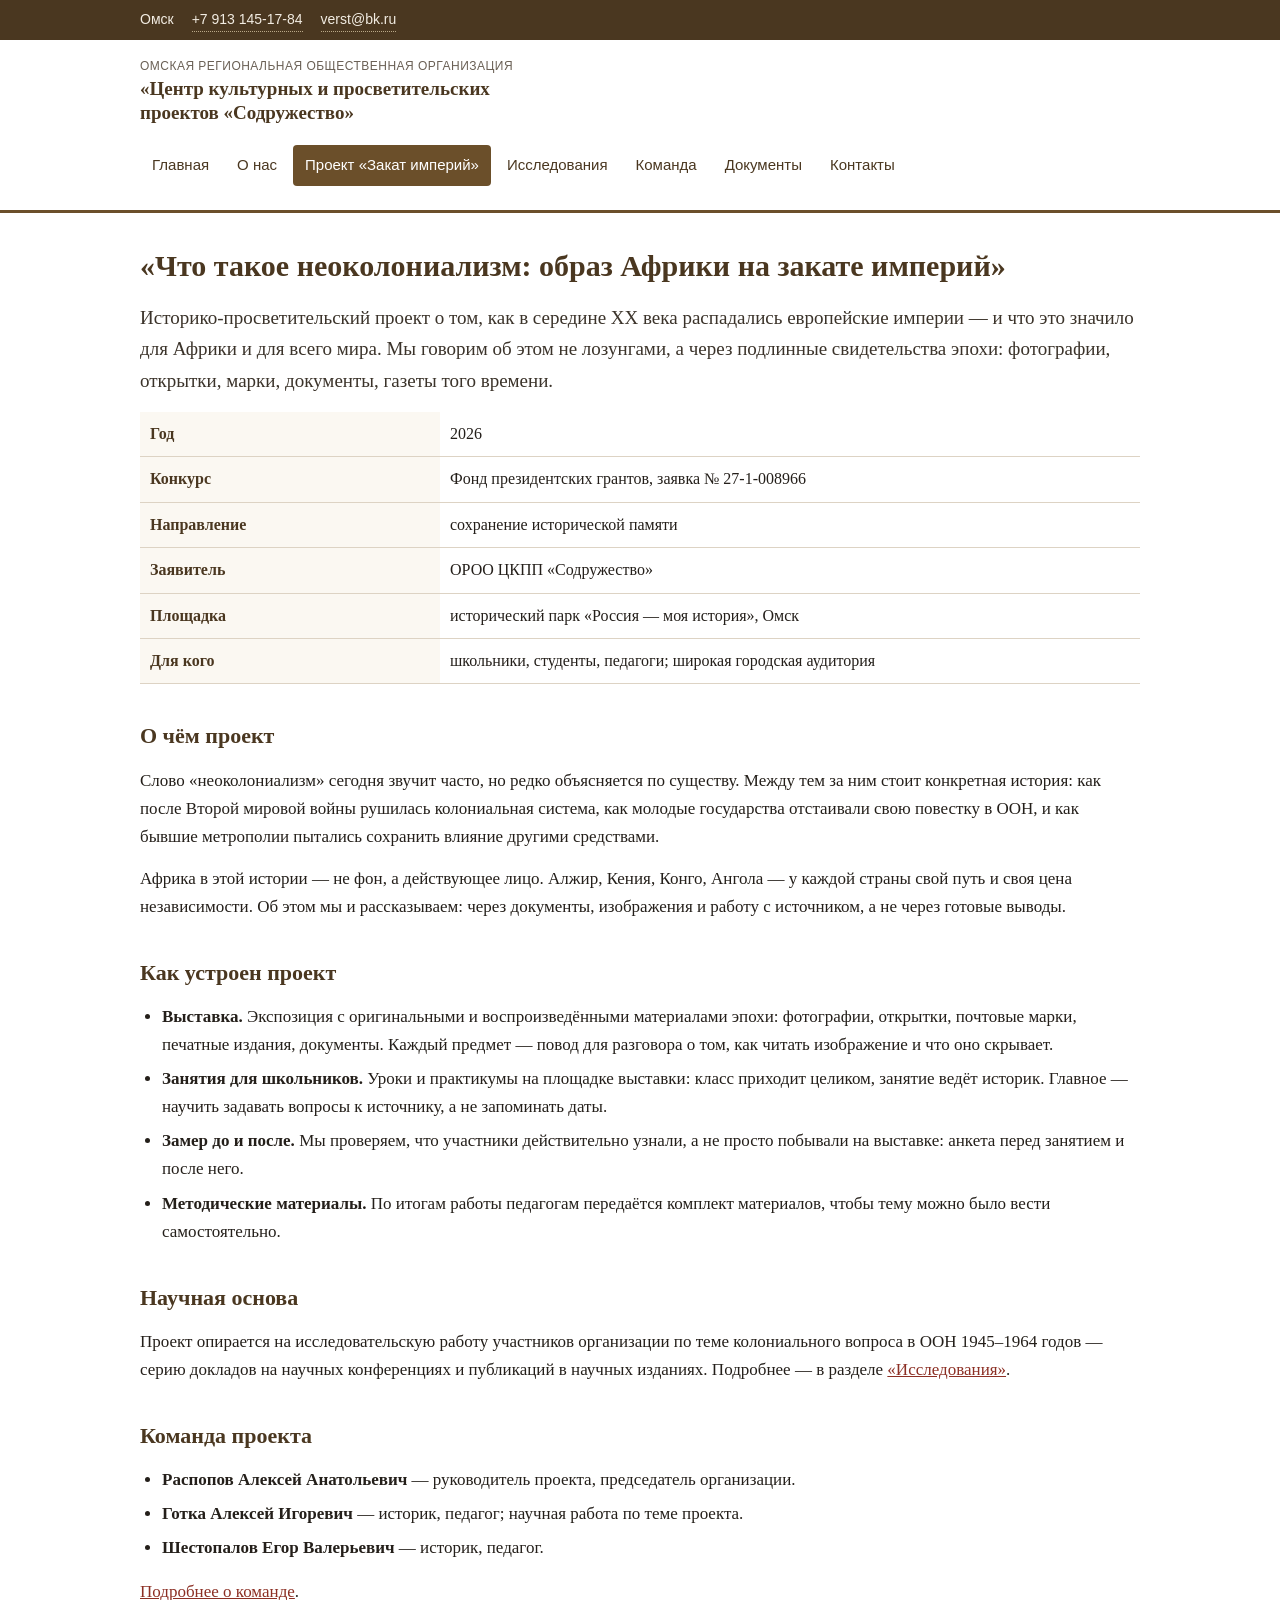
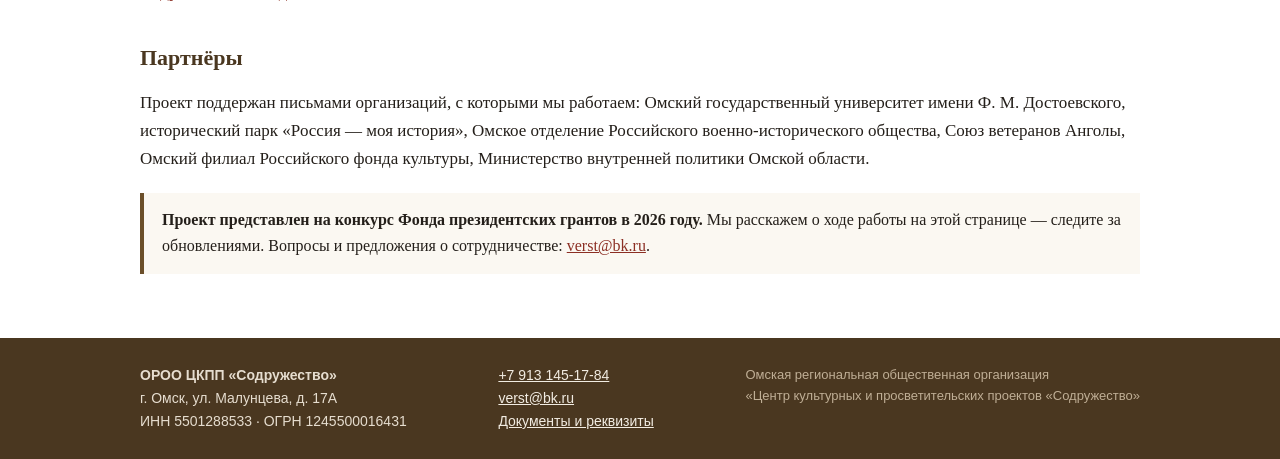
<file: proekt-zakat-imperiy.html>
<!DOCTYPE html>
<html lang="ru">
<head>
<meta charset="utf-8">
<meta name="viewport" content="width=device-width, initial-scale=1">
<title>Проект «Закат империй» — ОРОО «ЦКПП Содружество»</title>
<meta name="description" content="Историко-просветительский проект «Что такое неоколониализм: образ Африки на закате империй»: выставка и занятия для школьников о распаде европейских империй и его значении для Африки. Заявка № 27-1-008966, Фонд президентских грантов.">
<meta property="og:title" content="Проект «Закат империй» — образ Африки на закате империй">
<meta property="og:description" content="Как распадались европейские империи и что это значило для Африки: подлинные свидетельства эпохи и разговор со школьниками.">
<meta property="og:type" content="website">
<link rel="stylesheet" href="style.css">
</head>
<body>

<div class="top">
  <div class="wrap">
    <span>Омск</span>
    <a href="tel:+79131451784">+7 913 145-17-84</a>
    <a href="mailto:verst@bk.ru">verst@bk.ru</a>
  </div>
</div>

<header class="site">
  <div class="wrap">
    <div class="brand">
      <span class="legal">Омская региональная общественная организация</span>
      <b>«Центр культурных и просветительских проектов «Содружество»</b>
    </div>
    <nav class="main">
      <ul>
        <li><a href="index.html">Главная</a></li>
        <li><a href="o-nas.html">О нас</a></li>
        <li><a href="proekt-zakat-imperiy.html" aria-current="page">Проект «Закат империй»</a></li>
        <li><a href="issledovaniya.html">Исследования</a></li>
        <li><a href="komanda.html">Команда</a></li>
        <li><a href="dokumenty.html">Документы</a></li>
        <li><a href="kontakty.html">Контакты</a></li>
      </ul>
    </nav>
  </div>
</header>

<main>
  <div class="wrap">

    <h1>«Что такое неоколониализм: образ Африки на закате империй»</h1>
    <p class="lead">Историко-просветительский проект о том, как в середине XX века распадались
    европейские империи — и что это значило для Африки и для всего мира. Мы говорим об этом
    не лозунгами, а через подлинные свидетельства эпохи: фотографии, открытки, марки, документы,
    газеты того времени.</p>

    <table class="facts">
      <tr><th>Год</th><td>2026</td></tr>
      <tr><th>Конкурс</th><td>Фонд президентских грантов, заявка № 27-1-008966</td></tr>
      <tr><th>Направление</th><td>сохранение исторической памяти</td></tr>
      <tr><th>Заявитель</th><td>ОРОО ЦКПП «Содружество»</td></tr>
      <tr><th>Площадка</th><td>исторический парк «Россия — моя история», Омск</td></tr>
      <tr><th>Для кого</th><td>школьники, студенты, педагоги; широкая городская аудитория</td></tr>
    </table>

    <h2>О чём проект</h2>
    <p>Слово «неоколониализм» сегодня звучит часто, но редко объясняется по существу. Между тем
    за ним стоит конкретная история: как после Второй мировой войны рушилась колониальная система,
    как молодые государства отстаивали свою повестку в ООН, и как бывшие метрополии пытались
    сохранить влияние другими средствами.</p>
    <p>Африка в этой истории — не фон, а действующее лицо. Алжир, Кения, Конго, Ангола —
    у каждой страны свой путь и своя цена независимости. Об этом мы и рассказываем: через
    документы, изображения и работу с источником, а не через готовые выводы.</p>

    <h2>Как устроен проект</h2>
    <ul>
      <li><b>Выставка.</b> Экспозиция с оригинальными и воспроизведёнными материалами эпохи:
      фотографии, открытки, почтовые марки, печатные издания, документы. Каждый предмет —
      повод для разговора о том, как читать изображение и что оно скрывает.</li>
      <li><b>Занятия для школьников.</b> Уроки и практикумы на площадке выставки: класс приходит
      целиком, занятие ведёт историк. Главное — научить задавать вопросы к источнику,
      а не запоминать даты.</li>
      <li><b>Замер до и после.</b> Мы проверяем, что участники действительно узнали, а не просто
      побывали на выставке: анкета перед занятием и после него.</li>
      <li><b>Методические материалы.</b> По итогам работы педагогам передаётся комплект материалов,
      чтобы тему можно было вести самостоятельно.</li>
    </ul>

    <h2>Научная основа</h2>
    <p>Проект опирается на исследовательскую работу участников организации по теме колониального
    вопроса в ООН 1945–1964 годов — серию докладов на научных конференциях и публикаций
    в научных изданиях. Подробнее — в разделе <a href="issledovaniya.html">«Исследования»</a>.</p>

    <h2>Команда проекта</h2>
    <ul>
      <li><b>Распопов Алексей Анатольевич</b> — руководитель проекта, председатель организации.</li>
      <li><b>Готка Алексей Игоревич</b> — историк, педагог; научная работа по теме проекта.</li>
      <li><b>Шестопалов Егор Валерьевич</b> — историк, педагог.</li>
    </ul>
    <p><a href="komanda.html">Подробнее о команде</a>.</p>

    <h2>Партнёры</h2>
    <p>Проект поддержан письмами организаций, с которыми мы работаем: Омский государственный
    университет имени Ф. М. Достоевского, исторический парк «Россия — моя история»,
    Омское отделение Российского военно-исторического общества, Союз ветеранов Анголы,
    Омский филиал Российского фонда культуры, Министерство внутренней политики Омской области.</p>

    <div class="note">
      <b>Проект представлен на конкурс Фонда президентских грантов в 2026 году.</b>
      Мы расскажем о ходе работы на этой странице — следите за обновлениями.
      Вопросы и предложения о сотрудничестве: <a href="mailto:verst@bk.ru">verst@bk.ru</a>.
    </div>

  </div>
</main>

<footer class="site">
  <div class="wrap">
    <div>
      <b>ОРОО ЦКПП «Содружество»</b><br>
      г. Омск, ул. Малунцева, д. 17А<br>
      ИНН 5501288533 · ОГРН 1245500016431
    </div>
    <div>
      <a href="tel:+79131451784">+7 913 145-17-84</a><br>
      <a href="mailto:verst@bk.ru">verst@bk.ru</a><br>
      <a href="dokumenty.html">Документы и реквизиты</a>
    </div>
    <div class="small">
      Омская региональная общественная организация<br>
      «Центр культурных и просветительских проектов «Содружество»
    </div>
  </div>
</footer>

</body>
</html>
</file>
<file: style.css>
/* ОРОО «ЦКПП Содружество» — сайт организации. Без внешних библиотек и шрифтов. */

:root {
  --ink: #241f1a;
  --muted: #6a6055;
  --paper: #ffffff;
  --sand: #f6f2ea;
  --line: #ddd3c4;
  --brown: #6b4f2a;
  --brown-dark: #4a3720;
  --accent: #8c2f24;
}

* { box-sizing: border-box; }

html { scroll-behavior: smooth; }

body {
  margin: 0;
  font-family: "PT Serif", Georgia, "Times New Roman", serif;
  font-size: 17px;
  line-height: 1.65;
  color: var(--ink);
  background: var(--sand);
}

img { max-width: 100%; height: auto; display: block; }

a { color: var(--accent); }

.wrap { max-width: 1040px; margin: 0 auto; padding: 0 20px; }

/* шапка */
.top {
  background: var(--brown-dark);
  color: #f2ece2;
  font-family: "Segoe UI", Tahoma, sans-serif;
  font-size: 14px;
}
.top .wrap { display: flex; flex-wrap: wrap; gap: 6px 18px; padding: 8px 20px; }
.top a { color: #f2ece2; text-decoration: none; border-bottom: 1px dotted #b9a888; }

header.site {
  background: var(--paper);
  border-bottom: 3px solid var(--brown);
}
header.site .wrap {
  display: flex;
  align-items: center;
  justify-content: space-between;
  gap: 20px;
  padding: 18px 20px;
  flex-wrap: wrap;
}
.brand { display: block; max-width: 430px; }
.brand .legal {
  display: block;
  font-family: "Segoe UI", Tahoma, sans-serif;
  font-size: 12px; line-height: 1.35; letter-spacing: .04em;
  text-transform: uppercase; color: var(--muted); margin-bottom: 3px;
}
.brand b {
  display: block; font-size: 19px; line-height: 1.25; color: var(--brown-dark);
}

nav.main { font-family: "Segoe UI", Tahoma, sans-serif; }
nav.main ul { list-style: none; display: flex; flex-wrap: wrap; gap: 4px; margin: 0; padding: 0; }
nav.main a {
  display: block; padding: 8px 12px; text-decoration: none;
  color: var(--brown-dark); border-radius: 4px; font-size: 15px;
}
nav.main a:hover { background: var(--sand); }
nav.main a[aria-current="page"] { background: var(--brown); color: #fff; }

/* содержимое */
main { background: var(--paper); }
main .wrap { padding: 34px 20px 44px; }

h1 { font-size: 30px; line-height: 1.25; margin: 0 0 18px; color: var(--brown-dark); }
h2 { font-size: 22px; margin: 34px 0 12px; color: var(--brown-dark); }
h3 { font-size: 19px; margin: 24px 0 8px; }
p { margin: 0 0 14px; }
ul, ol { margin: 0 0 16px; padding-left: 22px; }
li { margin-bottom: 6px; }
.lead { font-size: 19px; color: #3b332a; }

/* первый экран */
.hero {
  background: linear-gradient(180deg, #f2ece0 0%, #ffffff 100%);
  border-bottom: 1px solid var(--line);
}
.hero .wrap { padding: 40px 20px 34px; }
.hero h1 { font-size: 34px; max-width: 780px; }
.hero p { max-width: 760px; font-size: 19px; color: #3b332a; }

/* карточки */
.cards { display: grid; grid-template-columns: repeat(auto-fit, minmax(240px, 1fr)); gap: 16px; margin: 20px 0 8px; }
.card {
  border: 1px solid var(--line);
  border-top: 3px solid var(--brown);
  border-radius: 4px;
  padding: 16px 18px;
  background: #fffdf9;
}
.card h3 { margin-top: 0; }
.card .num { font-family: "Segoe UI", Tahoma, sans-serif; font-size: 26px; color: var(--accent); font-weight: 700; }

/* таблица фактов */
.facts { width: 100%; border-collapse: collapse; margin: 16px 0 22px; font-size: 16px; }
.facts th, .facts td { text-align: left; padding: 9px 10px; border-bottom: 1px solid var(--line); vertical-align: top; }
.facts th { width: 300px; font-weight: 600; color: var(--brown-dark); background: #fbf8f2; }

/* проекты */
.project { border-top: 1px solid var(--line); padding-top: 18px; margin-top: 26px; }
.project .meta { font-family: "Segoe UI", Tahoma, sans-serif; font-size: 14px; color: var(--muted); margin-bottom: 8px; }
.project h3 { margin: 0 0 6px; }

/* ссылки-списки */
.links { list-style: none; padding: 0; }
.links li { padding: 10px 0; border-bottom: 1px solid var(--line); }
.links a { text-decoration: none; }
.links a:hover { text-decoration: underline; }
.links .src { font-family: "Segoe UI", Tahoma, sans-serif; font-size: 13px; color: var(--muted); display: block; }

/* галерея */
.gallery { display: grid; grid-template-columns: repeat(auto-fit, minmax(220px, 1fr)); gap: 12px; margin: 18px 0; }
.gallery figure { margin: 0; }
.gallery img { border-radius: 4px; }
.gallery figcaption { font-family: "Segoe UI", Tahoma, sans-serif; font-size: 13px; color: var(--muted); padding-top: 6px; }

/* плашка-заглушка, если фото ещё не добавлено */
.slot {
  border: 2px dashed var(--line);
  border-radius: 4px;
  min-height: 160px;
  display: flex; align-items: center; justify-content: center;
  color: var(--muted);
  font-family: "Segoe UI", Tahoma, sans-serif; font-size: 14px;
  text-align: center; padding: 14px;
  background: #fbf8f2;
}

/* выделение */
.note {
  background: #fbf8f2;
  border-left: 4px solid var(--brown);
  padding: 14px 18px;
  margin: 20px 0;
  font-size: 16px;
}

/* подвал */
footer.site {
  background: var(--brown-dark);
  color: #e6ddcf;
  font-family: "Segoe UI", Tahoma, sans-serif;
  font-size: 14px;
}
footer.site .wrap { padding: 26px 20px; display: flex; flex-wrap: wrap; gap: 18px; justify-content: space-between; }
footer.site a { color: #f2ece2; }
footer.site .small { color: #bfae95; font-size: 13px; }

@media (max-width: 700px) {
  body { font-size: 16px; }
  h1 { font-size: 25px; }
  .hero h1 { font-size: 27px; }
  .facts th { width: auto; display: block; border-bottom: none; padding-bottom: 2px; }
  .facts td { display: block; padding-top: 0; }
  .brand { max-width: none; }
  .brand b { font-size: 17px; }
  .brand .legal { font-size: 11px; }
}
</file>
